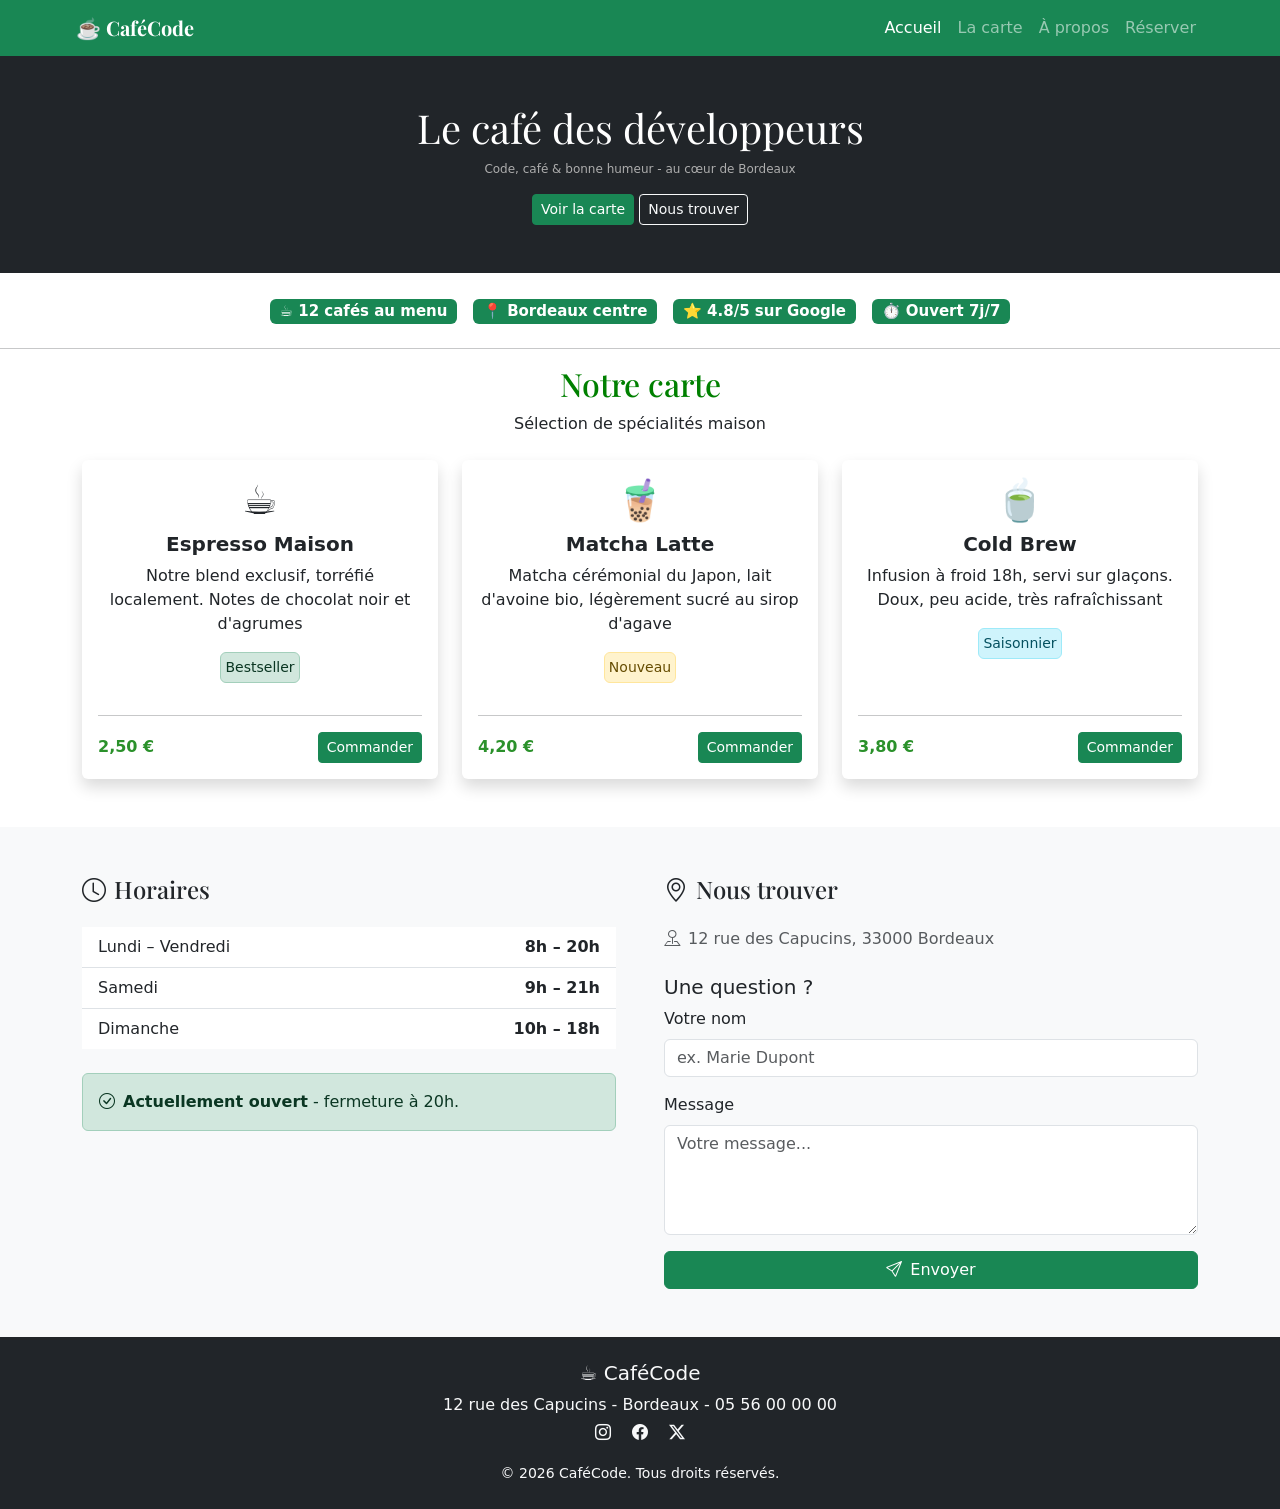
<file: index.html>
<!DOCTYPE html>
<html lang="fr">

<head>
  <meta charset="UTF-8">
  <meta name="viewport" content="width=device-width, initial-scale=1.0">
  <title>CaféCode</title>
  <link rel="preconnect" href="https://fonts.googleapis.com">
  <link rel="preconnect" href="https://fonts.gstatic.com" crossorigin>
  <link href="https://fonts.googleapis.com/css2?family=Playfair+Display:ital,wght@0,400..900;1,400..900&display=swap"
    rel="stylesheet">
  <link href="https://cdn.jsdelivr.net/npm/bootstrap@5.3.3/dist/css/bootstrap.min.css" rel="stylesheet">
  <link rel="stylesheet" href="https://cdn.jsdelivr.net/npm/bootstrap-icons@1.11.3/font/bootstrap-icons.min.css">
  <link href="style.css" rel="stylesheet">

  <script src="https://cdn.jsdelivr.net/npm/bootstrap@5.3.3/dist/js/bootstrap.bundle.min.js"></script>
  <script src="theme.js"></script>
</head>

<body>
  <!-- Barre de navigation -->
  <nav class="navbar navbar-expand-sm bg-success navbar-dark" style="padding-left: 5%; padding-right: 5%;">
    <div class="container-fluid">
      <a class="navbar-brand" href="index.html" style="font-family: 'Playfair Display'"><b>☕️ CaféCode</b></a>
      <button class="navbar-toggler" type="button" data-bs-toggle="collapse" data-bs-target="#navbarNav"
        aria-controls="navbarNav" aria-expanded="false" aria-label="Toggle navigation">
        <span class="navbar-toggler-icon"></span>
      </button>
      <div class="collapse navbar-collapse" id="navbarNav">
        <ul class="navbar-nav ms-auto">
          <li class="nav-item">
            <a class="nav-link active" href="index.html">Accueil</a>
          </li>
          <li class="nav-item">
            <a class="nav-link" href="la_carte.html">La carte</a>
          </li>
          <li class="nav-item">
            <a class="nav-link" href="a_propos.html">À propos</a>
          </li>
          <li class="nav-item">
            <a class="nav-link" href="reserver.html">Réserver</a>
          </li>
        </ul>
      </div>
    </div>
  </nav>

  <!-- Hero -->
  <div class="container-fluid bg-dark text-white p-5">
    <h1 class="text-center" style="font-family: 'Playfair Display'; font-weight: normal;">Le café des développeurs</h1>
    <p class="text-center" style="font-size: 75%; color: rgb(173, 173, 173);">Code, café &amp; bonne humeur - au cœur de Bordeaux</p>
    <div class="text-center">
      <a href="la_carte.html" class="btn btn-success btn-sm">Voir la carte</a>
      <a href="reserver.html" class="btn btn-sm btn-outline-light">Nous trouver</a>
    </div>
  </div>

  <!-- Badges -->
  <div class="d-flex flex-wrap gap-3 justify-content-center px-3 pt-4">
    <h5><span class="badge bg-success">☕ 12 cafés au menu</span></h5>
    <h5><span class="badge bg-success">📍 Bordeaux centre</span></h5>
    <h5><span class="badge bg-success">⭐ 4.8/5 sur Google</span></h5>
    <h5><span class="badge bg-success">⏱️ Ouvert 7j/7</span></h5>
  </div>
  <hr />

  <!-- Notre carte -->
  <div class="container pb-5">
    <div class="text-center mb-4">
      <h2 style="font-family: 'Playfair Display'; color: green">Notre carte</h2>
      <p>Sélection de spécialités maison</p>
    </div>
    <div class="row g-4 justify-content-center">

      <!-- Card 1 -->
      <div class="col-12 col-md-6 col-lg-4">
        <div class="card h-100 border-0 shadow">
          <div class="card-body d-flex flex-column">
            <div class="text-center">
              <h1 class="card-title">☕</h1>
              <h5><strong>Espresso Maison</strong></h5>
              <p class="card-text">Notre blend exclusif, torréfié localement. Notes de chocolat noir et d'agrumes</p>
              <div class="alert alert-success p-1 small d-inline-block">Bestseller</div>
            </div>
            <div class="mt-auto">
              <hr />
              <div class="d-flex justify-content-between align-items-center">
                <div style="color: #2b912b;"><strong>2,50 €</strong></div>
                <a href="la_carte.html" class="btn btn-success btn-sm">Commander</a>
              </div>
            </div>
          </div>
        </div>
      </div>

      <!-- Card 2 -->
      <div class="col-12 col-md-6 col-lg-4">
        <div class="card h-100 border-0 shadow">
          <div class="card-body d-flex flex-column">
            <div class="text-center">
              <h1 class="card-title">🧋</h1>
              <h5><strong>Matcha Latte</strong></h5>
              <p class="card-text">Matcha cérémonial du Japon, lait d'avoine bio, légèrement sucré au sirop d'agave</p>
              <div class="alert alert-warning p-1 small d-inline-block">Nouveau</div>
            </div>
            <div class="mt-auto">
              <hr />
              <div class="d-flex justify-content-between align-items-center">
                <div style="color: #2b912b;"><strong>4,20 €</strong></div>
                <a href="la_carte.html" class="btn btn-success btn-sm">Commander</a>
              </div>
            </div>
          </div>
        </div>
      </div>

      <!-- Card 3 -->
      <div class="col-12 col-md-6 col-lg-4">
        <div class="card h-100 border-0 shadow">
          <div class="card-body d-flex flex-column">
            <div class="text-center">
              <h1 class="card-title">🍵</h1>
              <h5><strong>Cold Brew</strong></h5>
              <p class="card-text">Infusion à froid 18h, servi sur glaçons. Doux, peu acide, très rafraîchissant</p>
              <div class="alert alert-info p-1 small d-inline-block">Saisonnier</div>
            </div>
            <div class="mt-auto">
              <hr />
              <div class="d-flex justify-content-between align-items-center">
                <div style="color: #2b912b;"><strong>3,80 €</strong></div>
                <a href="la_carte.html" class="btn btn-success btn-sm">Commander</a>
              </div>
            </div>
          </div>
        </div>
      </div>

    </div>
  </div>

  <!-- Horaires & Contact -->
  <section class="py-5 bg-light">
    <div class="container">
      <div class="row g-5">

        <!-- Horaires -->
        <div class="col-md-6">
          <h4 class="mb-4" style="font-family: 'Playfair Display';">
            <i class="bi bi-clock me-2"></i>Horaires
          </h4>

          <ul class="list-group list-group-flush">
            <li class="list-group-item d-flex justify-content-between">
              <span>Lundi – Vendredi</span>
              <strong>8h – 20h</strong>
            </li>
            <li class="list-group-item d-flex justify-content-between">
              <span>Samedi</span>
              <strong>9h – 21h</strong>
            </li>
            <li class="list-group-item d-flex justify-content-between">
              <span>Dimanche</span>
              <strong>10h – 18h</strong>
            </li>
          </ul>

          <div class="alert alert-success mt-4 d-flex align-items-center">
            <i class="bi bi-check-circle me-2"></i>
            <div>
              <strong>Actuellement ouvert</strong> - fermeture à 20h.
            </div>
          </div>
        </div>

        <!-- Nous trouver -->
        <div class="col-md-6">
          <h4 class="mb-4" style="font-family: 'Playfair Display';">
            <i class="bi bi-geo-alt me-2"></i>Nous trouver
          </h4>

          <p class="text-muted"><i class="bi bi-pin-map me-2"></i>12 rue des Capucins, 33000 Bordeaux</p>

          <h5 class="mt-4">Une question ?</h5>

          <form>
            <div class="mb-3">
              <label class="form-label">Votre nom</label>
              <input type="text" class="form-control" placeholder="ex. Marie Dupont">
            </div>

            <div class="mb-3">
              <label class="form-label">Message</label>
              <textarea class="form-control" rows="4" placeholder="Votre message..."></textarea>
            </div>

            <button type="submit" class="btn btn-success w-100">
              <i class="bi bi-send me-2"></i>Envoyer
            </button>
          </form>
        </div>

      </div>
    </div>
  </section>

  <!-- FOOTER -->
  <footer class="bg-dark text-light py-4">
    <div class="container text-center">
      <h5 class="mb-2">☕️ CaféCode</h5>
      <p class="mb-1">
        12 rue des Capucins - Bordeaux - 05 56 00 00 00
      </p>

      <div class="mb-3">
        <a href="#" class="text-light me-3" aria-label="Instagram"><i class="bi bi-instagram"></i></a>
        <a href="#" class="text-light me-3" aria-label="Facebook"><i class="bi bi-facebook"></i></a>
        <a href="#" class="text-light" aria-label="X"><i class="bi bi-twitter-x"></i></a>
      </div>

      <small>© 2026 CaféCode. Tous droits réservés.</small>
    </div>
  </footer>

</body>

</html>
</file>
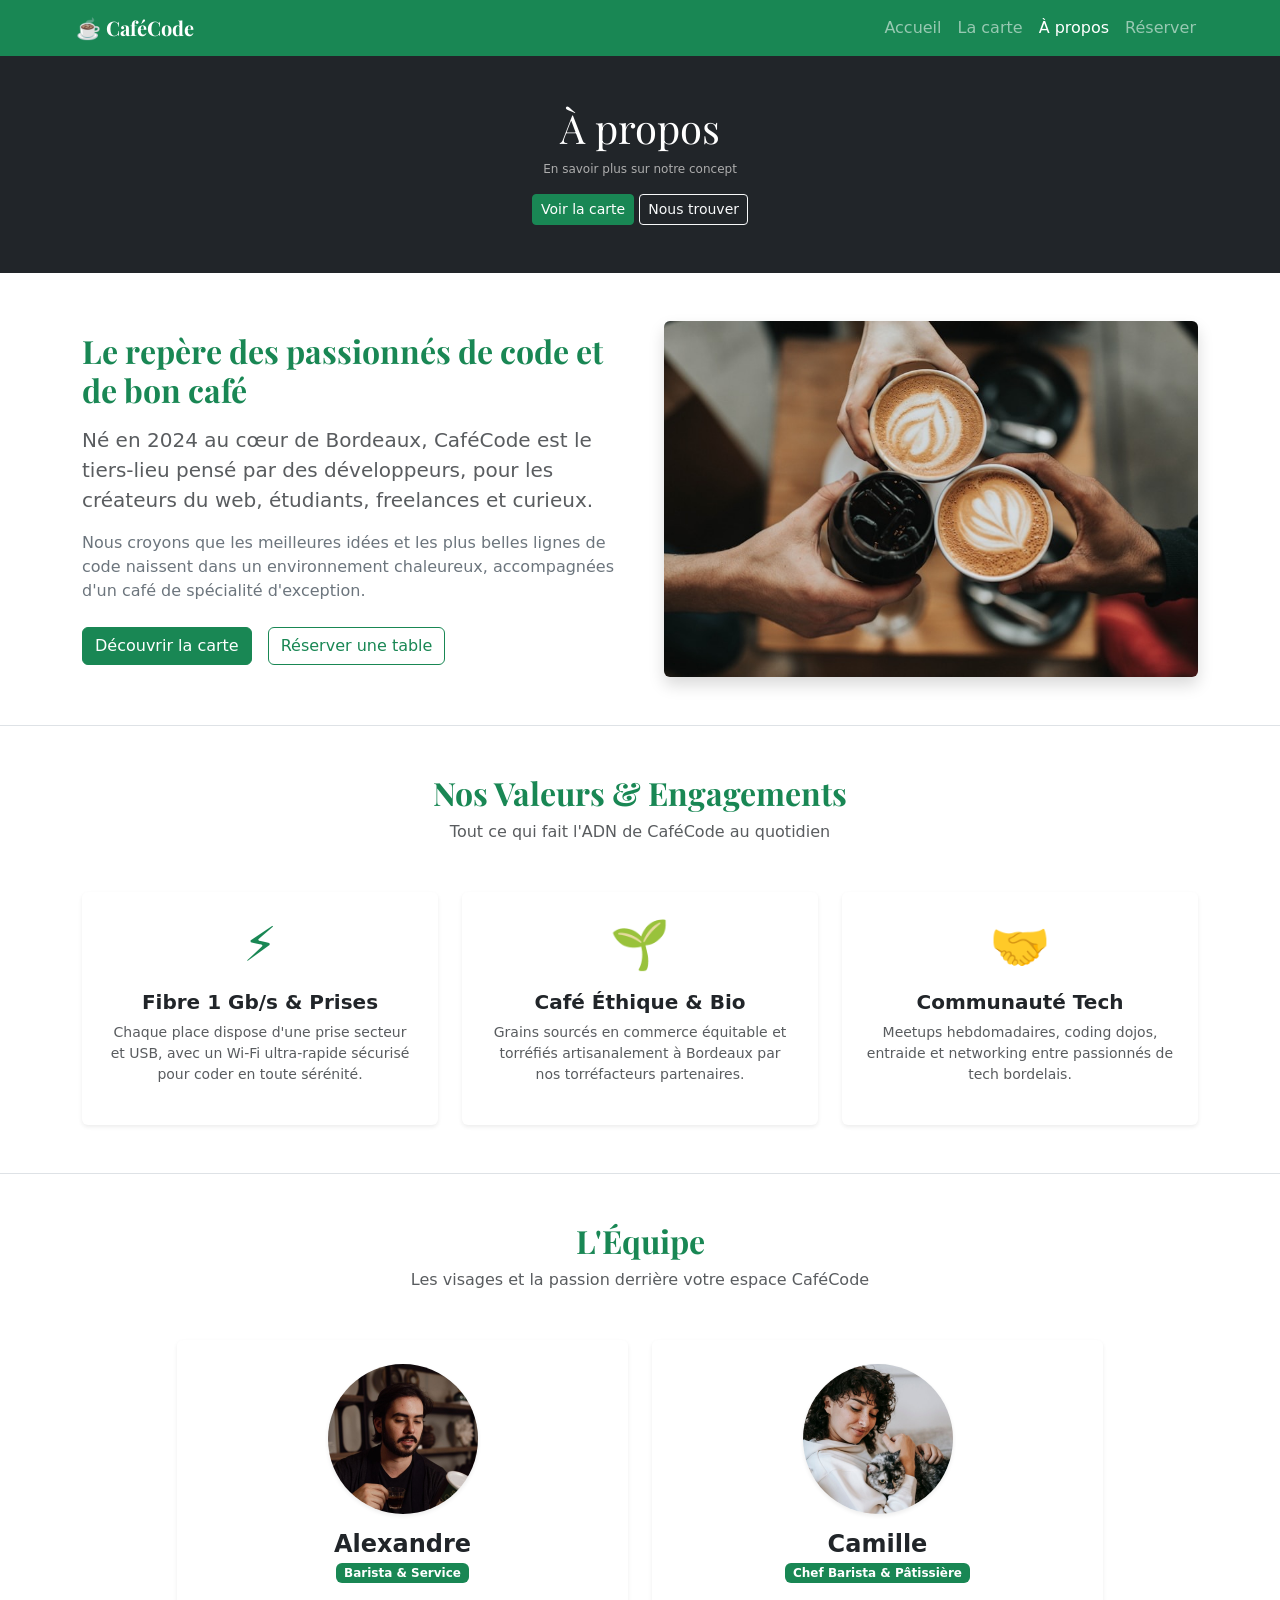
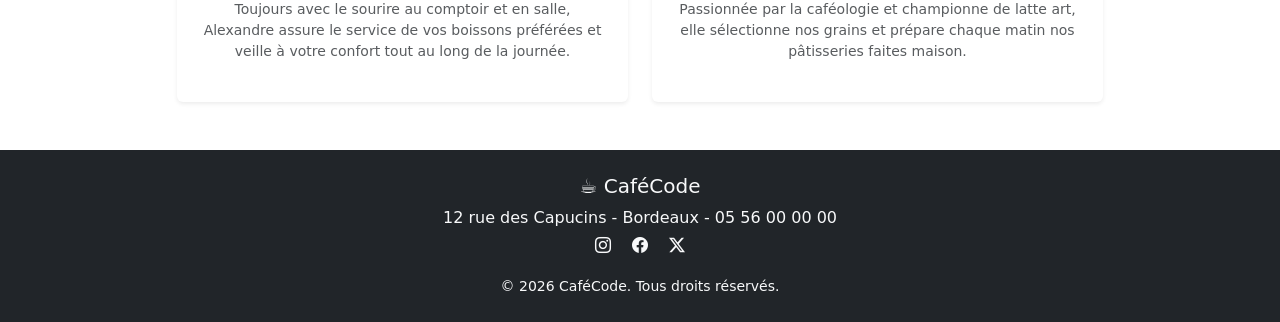
<file: a_propos.html>
<!DOCTYPE html>
<html lang="fr">

<head>
  <meta charset="UTF-8">
  <meta name="viewport" content="width=device-width, initial-scale=1.0">
  <title>À propos - CaféCode</title>
  <link rel="preconnect" href="https://fonts.googleapis.com">
  <link rel="preconnect" href="https://fonts.gstatic.com" crossorigin>
  <link href="https://fonts.googleapis.com/css2?family=Playfair+Display:ital,wght@0,400..900;1,400..900&display=swap"
    rel="stylesheet">
  <link href="https://cdn.jsdelivr.net/npm/bootstrap@5.3.3/dist/css/bootstrap.min.css" rel="stylesheet">
  <link rel="stylesheet" href="https://cdn.jsdelivr.net/npm/bootstrap-icons@1.11.3/font/bootstrap-icons.min.css">
  <link href="style.css" rel="stylesheet">

  <script src="https://cdn.jsdelivr.net/npm/bootstrap@5.3.3/dist/js/bootstrap.bundle.min.js"></script>
  <script src="theme.js"></script>
</head>

<body>
  <!-- Barre de navigation -->
  <nav class="navbar navbar-expand-sm bg-success navbar-dark" style="padding-left: 5%; padding-right: 5%;">
    <!-- fixed-top : pour le fixer sur toute la page, mais dans ce cas, pas besoin -->
    <div class="container-fluid"> <!-- Liste des éléments du header -->
      <span class="navbar-brand" style="font-family: 'Playfair Display'"><b>☕️ CaféCode</b>
      </span>
      <button class="navbar-toggler" type="button" data-bs-toggle="collapse" data-bs-target="#navbarNav"
        aria-controls="navbarNav" aria-expanded="false" aria-label="Toggle navigation">
        <span class="navbar-toggler-icon"></span>
      </button>
      <div class="collapse navbar-collapse" id="navbarNav">
        <ul class="navbar-nav ms-auto"> <!-- Liste d'élément, ms-auto permet d'aligner a droite -->
          <li class="nav-item">
            <a class="nav-link" href="index.html">Accueil</a>
          </li>
          <li class="nav-item">
            <a class="nav-link" href="la_carte.html">La carte</a>
          </li>
          <li class="nav-item">
            <a class="nav-link active" href="a_propos.html">À propos</a>
          </li>
          <li class="nav-item">
            <a class="nav-link" href="reserver.html">Réserver</a>
          </li>
        </ul>
      </div>
    </div>
  </nav>



  <div class="container-fluid bg-dark text-white p-5"> <!-- div du truc noir -->
    <h1 class="text-center" style="font-family: 'Playfair Display'; font-weight: normal;">À propos</h1>
    <p class="text-center" style="font-size: 75%; color: rgb(173, 173, 173);">En savoir plus sur notre concept
    </p>
    <div class="text-center">
      <a href="la_carte.html" class="btn btn-success btn-sm">Voir la carte</a>
      <a href="reserver.html" class="btn btn-sm btn-outline-light">Nous trouver</a>
    </div>
  </div>



  <!-- Section Histoire & Concept -->
  <div class="container py-5">
    <div class="row align-items-center g-5">
      <div class="col-lg-6">
        <h2 style="font-family: 'Playfair Display'; color: #198754;" class="mb-3"><b>Le repère des passionnés de code et de bon café</b></h2>
        <p class="lead text-muted">
          Né en 2024 au cœur de Bordeaux, CaféCode est le tiers-lieu pensé par des développeurs, pour les créateurs du web, étudiants, freelances et curieux.
        </p>
        <p class="text-secondary">
          Nous croyons que les meilleures idées et les plus belles lignes de code naissent dans un environnement chaleureux, accompagnées d'un café de spécialité d'exception.
        </p>
        <div class="d-flex gap-3 mt-4">
          <a href="la_carte.html" class="btn btn-success">Découvrir la carte</a>
          <a href="reserver.html" class="btn btn-outline-success">Réserver une table</a>
        </div>
      </div>
      <div class="col-lg-6 text-center">
        <img src="images/cafe_ambiance.jpg"
          class="img-fluid rounded shadow" alt="Ambiance CaféCode">
      </div>
    </div>
  </div>

  <!-- Section Valeurs / Atouts -->
  <section class="py-5 bg-white border-top border-bottom">
    <div class="container">
      <div class="text-center mb-5">
        <h2 style="font-family: 'Playfair Display'; color: #198754;"><b>Nos Valeurs & Engagements</b></h2>
        <p class="text-muted">Tout ce qui fait l'ADN de CaféCode au quotidien</p>
      </div>
      <div class="row g-4 text-center">
        <div class="col-md-4">
          <div class="card h-100 border-0 shadow-sm p-4">
            <div class="display-5 text-success mb-3">⚡️</div>
            <h5><strong>Fibre 1 Gb/s & Prises</strong></h5>
            <p class="text-muted small">Chaque place dispose d'une prise secteur et USB, avec un Wi-Fi ultra-rapide sécurisé pour coder en toute sérénité.</p>
          </div>
        </div>
        <div class="col-md-4">
          <div class="card h-100 border-0 shadow-sm p-4">
            <div class="display-5 text-success mb-3">🌱</div>
            <h5><strong>Café Éthique & Bio</strong></h5>
            <p class="text-muted small">Grains sourcés en commerce équitable et torréfiés artisanalement à Bordeaux par nos torréfacteurs partenaires.</p>
          </div>
        </div>
        <div class="col-md-4">
          <div class="card h-100 border-0 shadow-sm p-4">
            <div class="display-5 text-success mb-3">🤝</div>
            <h5><strong>Communauté Tech</strong></h5>
            <p class="text-muted small">Meetups hebdomadaires, coding dojos, entraide et networking entre passionnés de tech bordelais.</p>
          </div>
        </div>
      </div>
    </div>
  </section>

  <!-- Section L'Équipe -->
  <div class="container py-5">
    <div class="text-center mb-5">
      <h2 style="font-family: 'Playfair Display'; color: #198754;"><b>L'Équipe</b></h2>
      <p class="text-muted">Les visages et la passion derrière votre espace CaféCode</p>
    </div>
    <div class="row g-4 justify-content-center">
      <div class="col-md-5 text-center">
        <div class="card border-0 shadow-sm p-4 h-100">
          <img src="images/alexandre.jpg" alt="Alexandre - Barista" class="rounded-circle mx-auto mb-3 shadow-sm" style="width: 150px; height: 150px; object-fit: cover;">
          <h4 class="mb-1"><strong>Alexandre</strong></h4>
          <span class="badge bg-success w-auto align-self-center mb-3">Barista & Service</span>
          <p class="text-muted small">
            Toujours avec le sourire au comptoir et en salle, Alexandre assure le service de vos boissons préférées et veille à votre confort tout au long de la journée.
          </p>
        </div>
      </div>
      <div class="col-md-5 text-center">
        <div class="card border-0 shadow-sm p-4 h-100">
          <img src="images/camille.jpg" alt="Camille - Chef Barista" class="rounded-circle mx-auto mb-3 shadow-sm" style="width: 150px; height: 150px; object-fit: cover;">
          <h4 class="mb-1"><strong>Camille</strong></h4>
          <span class="badge bg-success w-auto align-self-center mb-3">Chef Barista & Pâtissière</span>
          <p class="text-muted small">
            Passionnée par la caféologie et championne de latte art, elle sélectionne nos grains et prépare chaque matin nos pâtisseries faites maison.
          </p>
        </div>
      </div>
    </div>
  </div>


  <!-- FOOTER -->
  <footer class="bg-dark text-light py-4">
    <div class="container text-center">
      <h5 class="mb-2">☕️ CaféCode</h5>
      <p class="mb-1">
        12 rue des Capucins - Bordeaux - 05 56 00 00 00
      </p>

      <div class="mb-3">
        <a href="#" class="text-light me-3"><i class="bi bi-instagram"></i></a>
        <a href="#" class="text-light me-3"><i class="bi bi-facebook"></i></a>
        <a href="#" class="text-light"><i class="bi bi-twitter-x"></i></a>
      </div>

      <small>© 2026 CaféCode. Tous droits réservés.</small>
    </div>
  </footer>

  <!-- Liste des émoticones : -->
  <link rel="stylesheet" href="https://cdn.jsdelivr.net/npm/bootstrap-icons@1.11.1/font/bootstrap-icons.css">

</body>

</html>
</file>
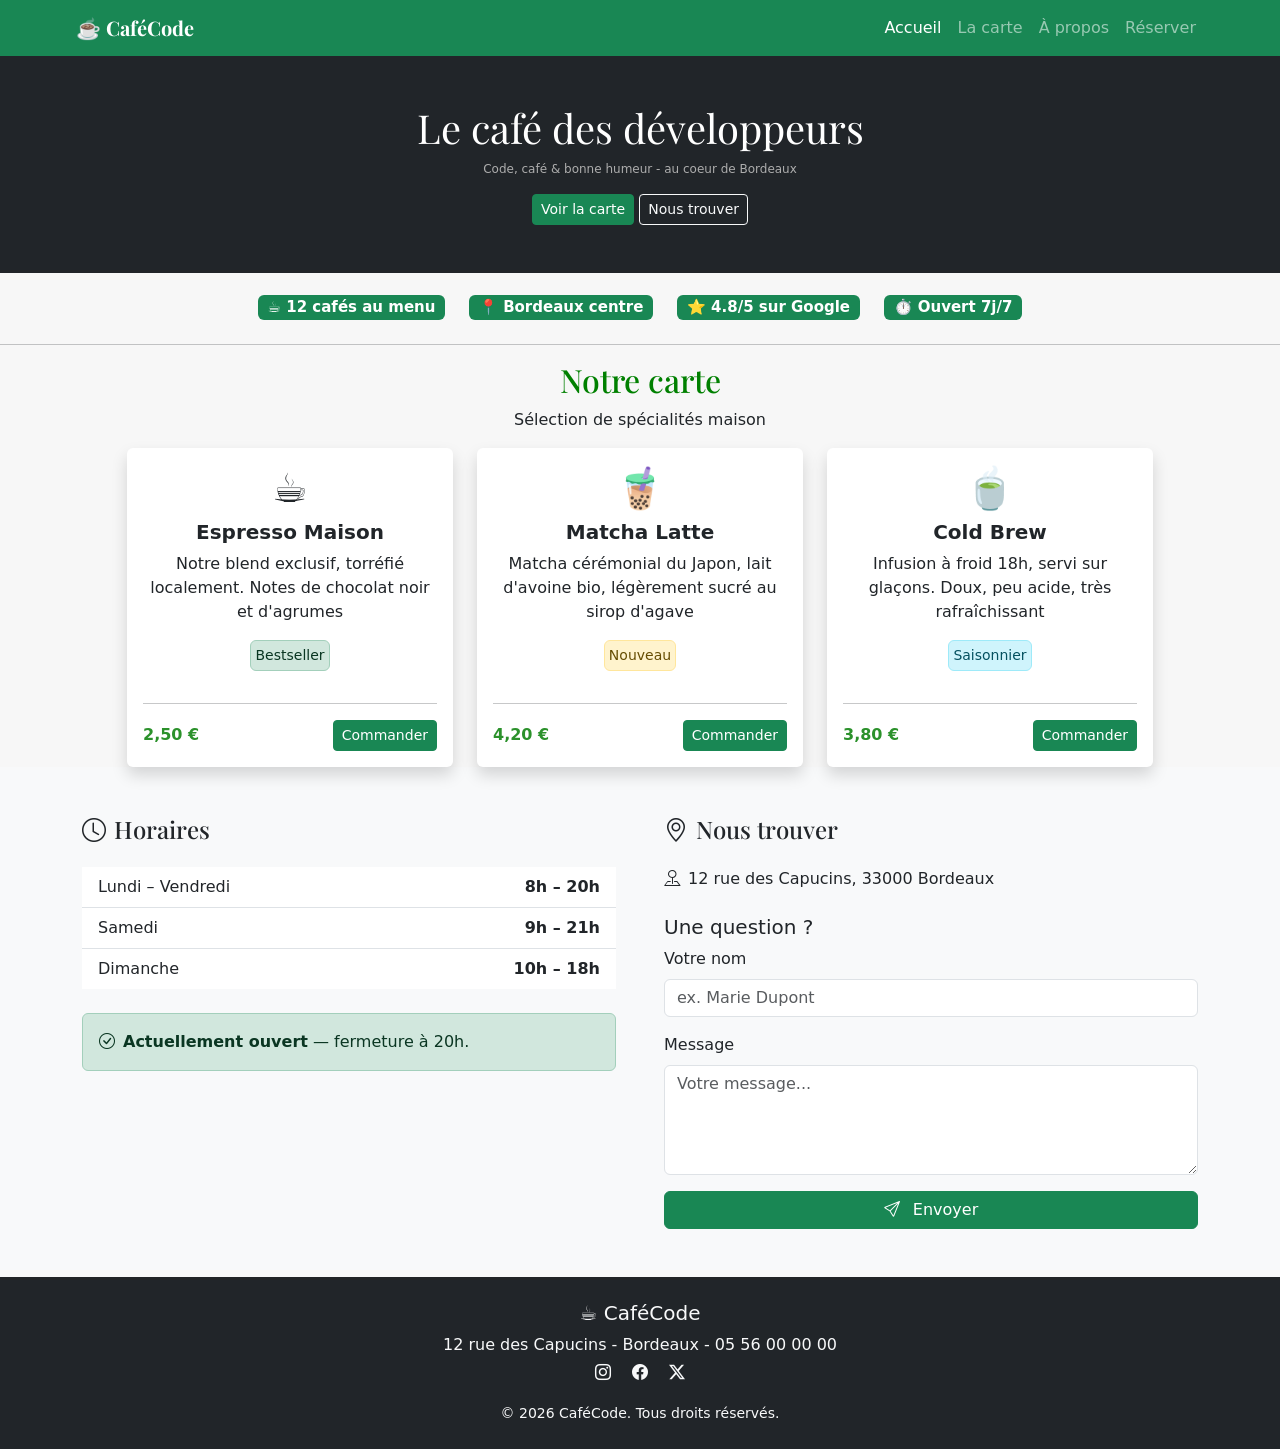
<file: cafecode.html>
<!DOCTYPE html>
<html lang="en">

<head>
  <meta charset="UTF-8">
  <meta name="viewport" content="width=device-width, initial-scale=1.0">
  <title>CafeCode</title>
  <link rel="preconnect" href="https://fonts.googleapis.com">
  <link rel="preconnect" href="https://fonts.gstatic.com" crossorigin>
  <link href="https://fonts.googleapis.com/css2?family=Playfair+Display:ital,wght@0,400..900;1,400..900&display=swap"
    rel="stylesheet">
  <link href="https://cdn.jsdelivr.net/npm/bootstrap@5.3.3/dist/css/bootstrap.min.css" rel="stylesheet">
  <link href="style.css" rel="stylesheet">

  <script src="https://cdn.jsdelivr.net/npm/bootstrap@5.3.3/dist/js/bootstrap.bundle.min.js"></script>
</head>

<body style="background-color: rgb(247, 247, 247);">
    <!-- Barre de navigation -->
    <nav class="navbar navbar-expand-sm bg-success navbar-dark" style="padding-left: 5%; padding-right: 5%;">
        <!-- fixed-top : pour le fixer sur toute la page, mais dans ce cas, pas besoin -->
        <div class="container-fluid"> <!-- Liste des éléments du header -->
            <span class="navbar-brand" style="font-family: 'Playfair Display'"><b>☕️ CaféCode</b>
            </span>
            <button class="navbar-toggler" type="button" data-bs-toggle="collapse" data-bs-target="#navbarNav"
                aria-controls="navbarNav" aria-expanded="false" aria-label="Toggle navigation">
                <span class="navbar-toggler-icon"></span>
            </button>
            <div class="collapse navbar-collapse" id="navbarNav">
                <ul class="navbar-nav ms-auto"> <!-- Liste d'élément, ms-auto permet d'aligner a droite -->
                    <li class="nav-item">
                        <a class="nav-link active" href="cafecode.html">Accueil</a>
                    </li>
                    <li class="nav-item">
                        <a class="nav-link" href="la_carte.html">La carte</a>
                    </li>
                    <li class="nav-item">
                        <a class="nav-link" href="#">À propos</a>
                    </li>
                    <li class="nav-item">
                        <a class="nav-link " href="reserver.html">Réserver</a>
                    </li>
                </ul>
            </div>
        </div>
    </nav>


  <div class="container-fluid bg-dark text-white p-5"> <!-- div du truc noir -->
    <h1 class="text-center" style="font-family: 'Playfair Display'; font-weight: normal;">Le café des développeurs</h1>
    <p class="text-center" style="font-size: 75%; color: rgb(173, 173, 173);">Code, café & bonne humeur - au coeur de
      Bordeaux</p>
    <div class="text-center">
      <a href="la_carte.html" class="btn btn-success btn-sm">Voir la carte</a>
      <a href="reserver.html" class="btn btn-sm btn-outline-light">Nous trouver</a>
    </div>
  </div>

  <div class="d-flex gap-4 justify-content-center" style="padding-top: 20px">
    <h5><span class="badge bg-success">☕ 12 cafés au menu</span></h5>
    <h5><span class="badge bg-success">📍 Bordeaux centre</span></h5>
    <h5><span class="badge bg-success">⭐ 4.8/5 sur Google</span></h5>
    <h5><span class="badge bg-success">⏱️ Ouvert 7j/7</span></h5>
  </div>
  <hr />

  <div class="container">
    <div class="text-center">
      <h2 style="font-family: 'Playfair Display'; color: green">Notre carte</h2>
      <p>Sélection de spécialités maison</p>
    </div>
    <div class="row justify-content-md-center">

      <!-- Card 1 -->
      <div class="col-md-4" style="width: 350px;">
        <div class="card h-100 border-0 shadow">
          <div class="card-body">
            <div class="text-center">
              <h1 class="card-title">☕</h1>
              <h5><strong>Espresso Maison</strong></h5>
              <p class="card-text">Notre blend exclusif, torréfié localement. Notes de chocolat noir et d'agrumes</p>
              <div class="alert alert-success p-1 small d-inline-block">Bestseller</div>
            </div>
            <hr />
            <div class="d-flex justify-content-between align-items-center mt-3">
              <div style="color: #2b912b;"><strong>2,50 €</strong></div>
              <a href="#" class="btn btn-success btn-sm">Commander</a>
            </div>
          </div>
        </div>
      </div>

      <!-- Card 2 -->
      <div class="col-md-4" style="width: 350px;">
        <div class="card h-100 border-0 shadow">
          <div class="card-body">
            <div class="text-center">
              <h1 class="card-title">🧋</h1>
              <h5><strong>Matcha Latte</strong></h5>
              <p class="card-text">Matcha cérémonial du Japon, lait d'avoine bio, légèrement sucré au sirop d'agave</p>
              <div class="alert alert-warning p-1 small d-inline-block">Nouveau</div>
            </div>
            <hr />
            <div class="d-flex justify-content-between align-items-center mt-3">
              <div style="color: #2b912b;"><strong>4,20 €</strong></div>
              <a href="#" class="btn btn-success btn-sm">Commander</a>
            </div>
          </div>
        </div>
      </div>

      <!-- Card 3 -->
      <div class="col-md-4" style="width: 350px;">
        <div class="card h-100 border-0 shadow">
          <div class="card-body">
            <div class="text-center">
              <h1 class="card-title">🍵</h1>
              <h5><strong>Cold Brew</strong></h5>
              <p class="card-text">Infusion à froid 18h, servi sur glaçons. Doux, peu acide, très rafraîchissant</p>
              <div class="alert alert-info p-1 small d-inline-block">Saisonnier</div>
            </div>
            <hr />
            <div class="d-flex justify-content-between align-items-center mt-3">
              <div style="color: #2b912b;"><strong>3,80 €</strong></div>
              <a href="#" class="btn btn-success btn-sm">Commander</a>
            </div>
          </div>
        </div>
      </div>
    </div>
  </div>

  <section class="py-5 bg-light">
    <div class="container">
      <div class="row g-5">

        <!-- Horaires -->
        <div class="col-md-6">
          <h4 class="mb-4">
            <p style="font-family: 'Playfair Display'"><i class="bi bi-clock me-2"></i></i>Horaires</p>

          </h4>

          <ul class="list-group list-group-flush">
            <li class="list-group-item d-flex justify-content-between">
              <span>Lundi – Vendredi</span>
              <strong>8h – 20h</strong>
            </li>
            <li class="list-group-item d-flex justify-content-between">
              <span>Samedi</span>
              <strong>9h – 21h</strong>
            </li>
            <li class="list-group-item d-flex justify-content-between">
              <span>Dimanche</span>
              <strong>10h – 18h</strong>
            </li>
          </ul>

          <div class="alert alert-success mt-4 d-flex align-items-center">
            <i class="bi bi-check-circle me-2"></i>
            <div>
              <strong>Actuellement ouvert</strong> — fermeture à 20h.
            </div>
          </div>
        </div>

        <!-- Nous trouver -->
        <div class="col-md-6">
          <h4 class="mb-4">
            <p style="font-family: 'Playfair Display'"><i class="bi bi-geo-alt me-2 "></i>Nous trouver</p>
          </h4>

          <p style="color: grey;"></p><i class="bi bi-pin-map me-2"></i></i>12 rue des Capucins, 33000 Bordeaux</p>

          <h5 class="mt-4">Une question ?</h5>

          <form>
            <div class="mb-3">
              <label class="form-label">Votre nom</label>
              <input type="text" class="form-control" placeholder="ex. Marie Dupont">
            </div>

            <div class="mb-3">
              <label class="form-label">Message</label>
              <textarea class="form-control" rows="4" placeholder="Votre message..."></textarea>
            </div>

            <button type="submit" class="btn btn-success w-100">
              <i class="bi bi-send me-2"></i>
              Envoyer
            </button>
          </form>
        </div>

      </div>
    </div>
  </section>
  </div>
  <!-- FOOTER -->
  <footer class="bg-dark text-light py-4">
    <div class="container text-center">
      <h5 class="mb-2">☕️ CaféCode</h5>
      <p class="mb-1">
        12 rue des Capucins - Bordeaux - 05 56 00 00 00
      </p>

      <div class="mb-3">
        <a href="#" class="text-light me-3"><i class="bi bi-instagram"></i></a>
        <a href="#" class="text-light me-3"><i class="bi bi-facebook"></i></a>
        <a href="#" class="text-light"><i class="bi bi-twitter-x"></i></a>
      </div>

      <small>© 2026 CaféCode. Tous droits réservés.</small>
    </div>
  </footer>

  <!-- Liste des émoticones : -->
  <link rel="stylesheet" href="https://cdn.jsdelivr.net/npm/bootstrap-icons@1.11.1/font/bootstrap-icons.css">

</body>

</html>
</file>
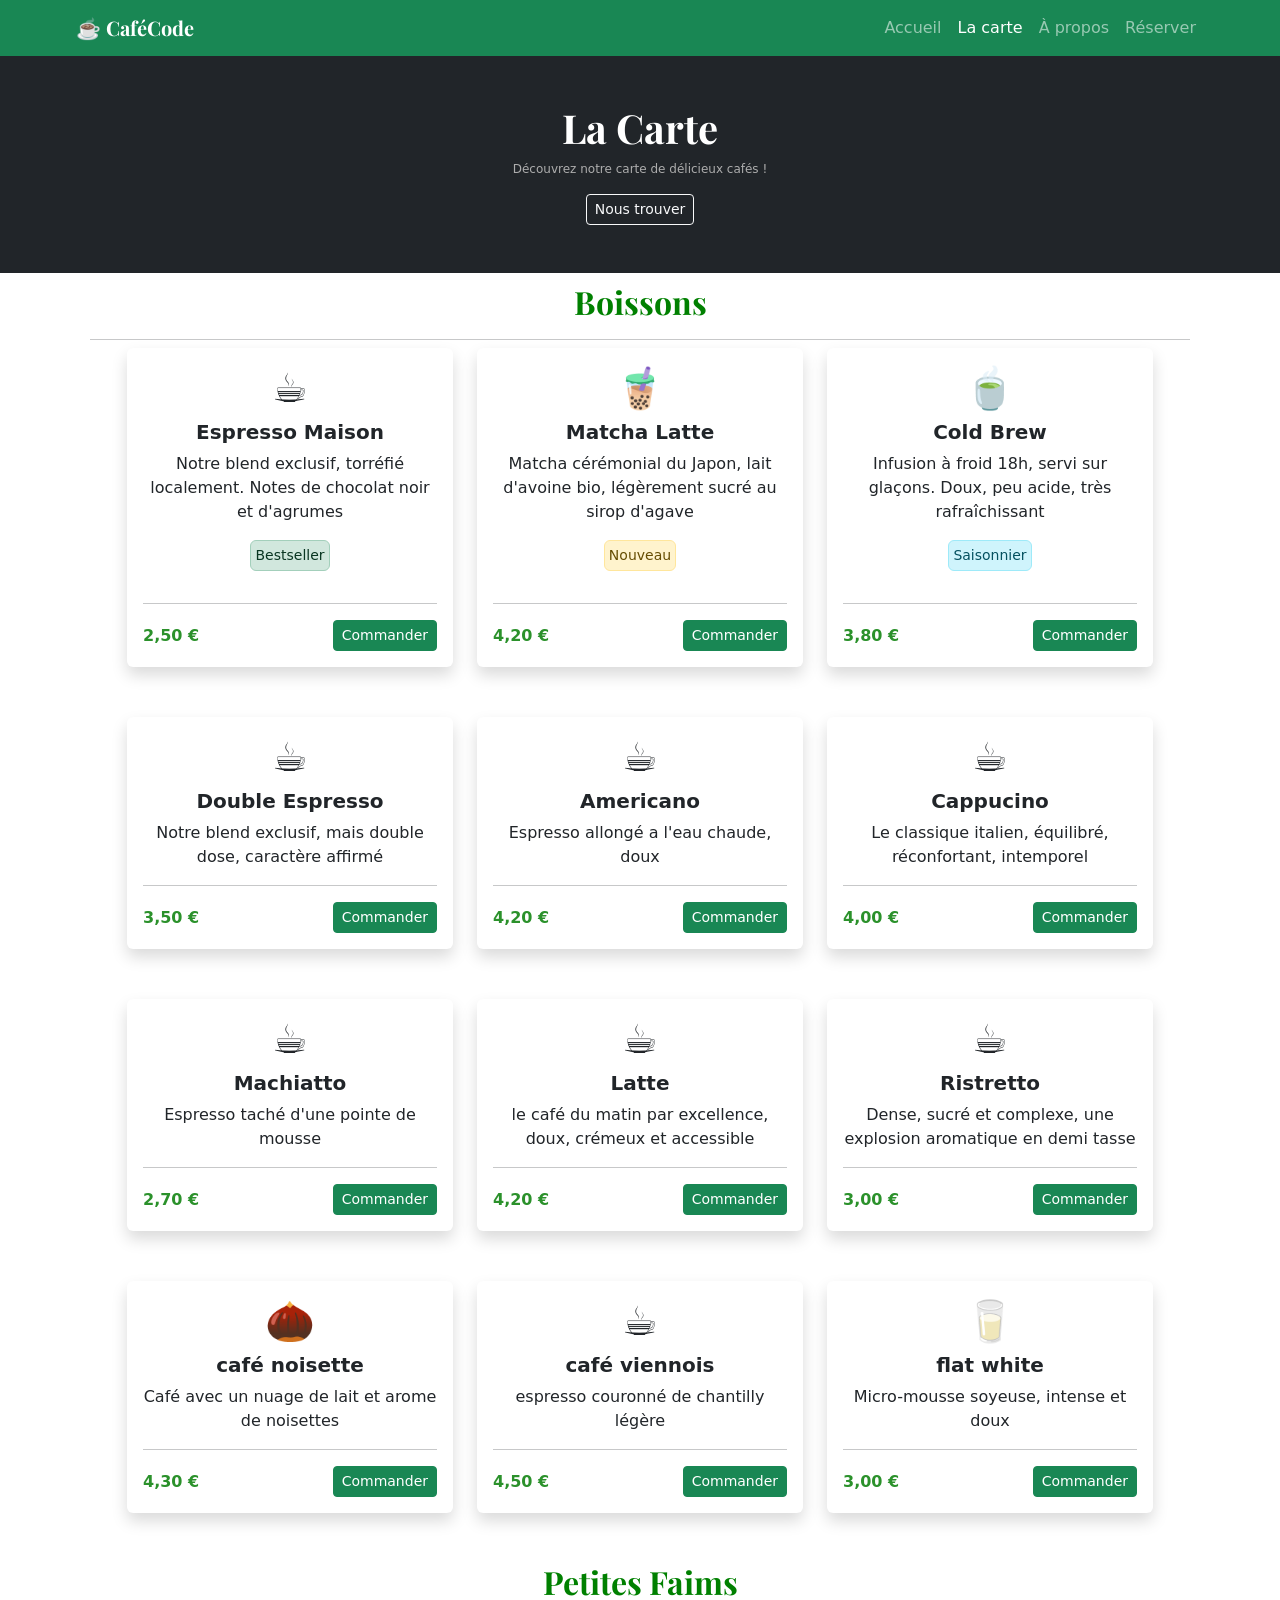
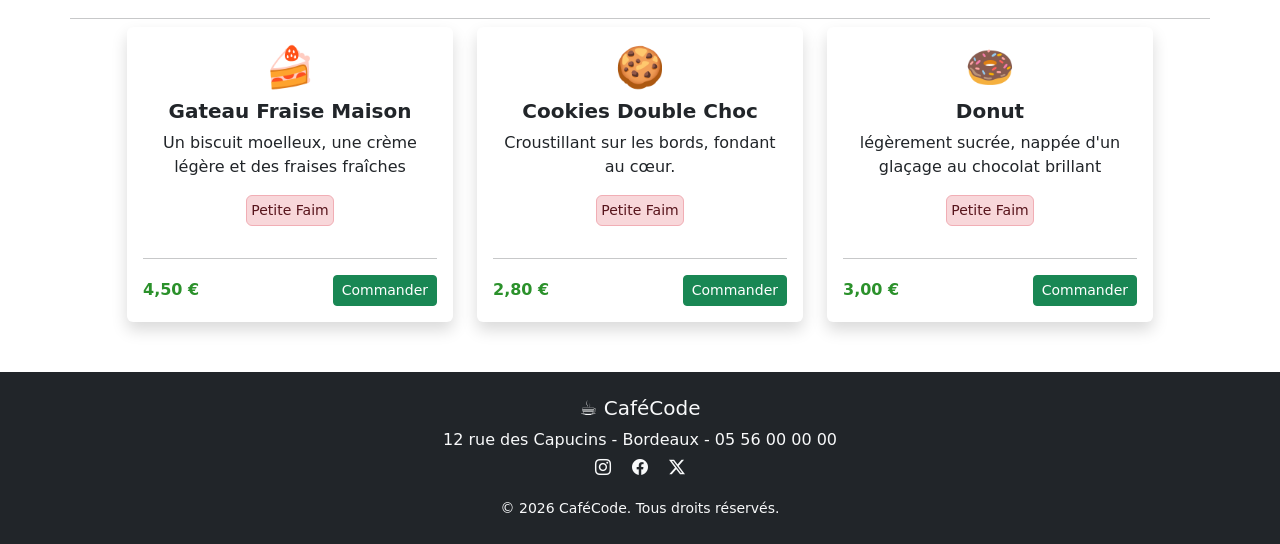
<file: la_carte.html>
<!DOCTYPE html>
<html lang="fr">

<head>
  <meta charset="UTF-8">
  <meta name="viewport" content="width=device-width, initial-scale=1.0">
  <title>La Carte - CaféCode</title>
  <link rel="preconnect" href="https://fonts.googleapis.com">
  <link rel="preconnect" href="https://fonts.gstatic.com" crossorigin>
  <link href="https://fonts.googleapis.com/css2?family=Playfair+Display:ital,wght@0,400..900;1,400..900&display=swap"
    rel="stylesheet">
  <link href="https://cdn.jsdelivr.net/npm/bootstrap@5.3.3/dist/css/bootstrap.min.css" rel="stylesheet">
  <link rel="stylesheet" href="https://cdn.jsdelivr.net/npm/bootstrap-icons@1.11.3/font/bootstrap-icons.min.css">
  <link href="style.css" rel="stylesheet">

  <script src="https://cdn.jsdelivr.net/npm/bootstrap@5.3.3/dist/js/bootstrap.bundle.min.js"></script>
  <script src="theme.js"></script>
</head>

<body>
  <nav class="navbar navbar-expand-sm bg-success navbar-dark" style="padding-left: 5%; padding-right: 5%;">
    <!-- fixed-top : pour le fixer sur toute la page, mais dans ce cas, pas besoin -->
    <div class="container-fluid"> <!-- Liste des éléments du header -->
      <span class="navbar-brand" style="font-family: 'Playfair Display'"><b>☕️ CaféCode</b>
      </span>
      <button class="navbar-toggler" type="button" data-bs-toggle="collapse" data-bs-target="#navbarNav"
        aria-controls="navbarNav" aria-expanded="false" aria-label="Toggle navigation">
        <span class="navbar-toggler-icon"></span>
      </button>
      <div class="collapse navbar-collapse" id="navbarNav">
        <ul class="navbar-nav ms-auto"> <!-- Liste d'élément, ms-auto permet d'aligner a droite -->
          <li class="nav-item">
            <a class="nav-link" href="index.html">Accueil</a>
          </li>
          <li class="nav-item">
            <a class="nav-link active" href="la_carte.html">La carte</a>
          </li>
          <li class="nav-item">
            <a class="nav-link" href="a_propos.html">À propos</a>
          </li>
          <li class="nav-item">
            <a class="nav-link" href="reserver.html">Réserver</a>
          </li>
        </ul>
      </div>
    </div>
  </nav>


  <div class="container-fluid bg-dark text-white p-5"> <!-- div du truc noir -->
    <h1 class="text-center" style="font-family: 'Playfair Display'; font-weight: normal; "><b>La Carte</b></h1>
    <p class="text-center" style="font-size: 75%; color: rgb(173, 173, 173);">Découvrez notre carte de délicieux
      cafés !</p>
    <div class="text-center">
      <a href="reserver.html" class="btn btn-sm btn-outline-light">Nous trouver</a>
    </div>
  </div>

  <div class="container">
    <div class="text-center">
      <h2 style="font-family: 'Playfair Display'; color: green; padding: 10px;"><b>Boissons</b></h2>
    </div>
    <hr class="w-650 m-2">
    <div class="row justify-content-md-center">

      <div class="col-md-4" style="width: 350px; padding-bottom: 50px;">
        <div class="card h-100 border-0 shadow">
          <div class="card-body d-flex flex-column">
            <div class="text-center">
              <h1 class="card-title">☕</h1>
              <h5><strong>Espresso Maison</strong></h5>
              <p class="card-text">Notre blend exclusif, torréfié localement. Notes de chocolat noir et d'agrumes</p>
              <div class="alert alert-success p-1 small d-inline-block">Bestseller</div>
            </div>
            <div class="mt-auto">
              <hr />
              <div class="d-flex justify-content-between align-items-center">
                <div style="color: #2b912b;"><strong>2,50 €</strong></div>
                <a href="#" class="btn btn-success btn-sm">Commander</a>
              </div>
            </div>
          </div>
        </div>
      </div>

      <div class="col-md-4" style="width: 350px; padding-bottom: 50px;">
        <div class="card h-100 border-0 shadow">
          <div class="card-body d-flex flex-column">
            <div class="text-center">
              <h1 class="card-title">🧋</h1>
              <h5><strong>Matcha Latte</strong></h5>
              <p class="card-text">Matcha cérémonial du Japon, lait d'avoine bio, légèrement sucré au sirop d'agave</p>
              <div class="alert alert-warning p-1 small d-inline-block">Nouveau</div>
            </div>
            <div class="mt-auto">
              <hr />
              <div class="d-flex justify-content-between align-items-center">
                <div style="color: #2b912b;"><strong>4,20 €</strong></div>
                <a href="#" class="btn btn-success btn-sm">Commander</a>
              </div>
            </div>
          </div>
        </div>
      </div>

      <div class="col-md-4" style="width: 350px; padding-bottom: 50px;">
        <div class="card h-100 border-0 shadow">
          <div class="card-body d-flex flex-column">
            <div class="text-center">
              <h1 class="card-title">🍵</h1>
              <h5><strong>Cold Brew</strong></h5>
              <p class="card-text">Infusion à froid 18h, servi sur glaçons. Doux, peu acide, très rafraîchissant</p>
              <div class="alert alert-info p-1 small d-inline-block">Saisonnier</div>
            </div>
            <div class="mt-auto">
              <hr />
              <div class="d-flex justify-content-between align-items-center">
                <div style="color: #2b912b;"><strong>3,80 €</strong></div>
                <a href="#" class="btn btn-success btn-sm">Commander</a>
              </div>
            </div>
          </div>
        </div>
      </div>

      <div class="col-md-4" style="width: 350px; padding-bottom: 50px;">
        <div class="card h-100 border-0 shadow">
          <div class="card-body d-flex flex-column">
            <div class="text-center">
              <h1 class="card-title">☕</h1>
              <h5><strong>Double Espresso</strong></h5>
              <p class="card-text">Notre blend exclusif, mais double dose, caractère affirmé</p>
            </div>
            <div class="mt-auto">
              <hr />
              <div class="d-flex justify-content-between align-items-center">
                <div style="color: #2b912b;"><strong>3,50 €</strong></div>
                <a href="#" class="btn btn-success btn-sm">Commander</a>
              </div>
            </div>
          </div>
        </div>
      </div>

      <div class="col-md-4" style="width: 350px; padding-bottom: 50px;">
        <div class="card h-100 border-0 shadow">
          <div class="card-body d-flex flex-column">
            <div class="text-center">
              <h1 class="card-title">☕</h1>
              <h5><strong>Americano</strong></h5>
              <p class="card-text">Espresso allongé a l'eau chaude, doux</p>
            </div>
            <div class="mt-auto">
              <hr />
              <div class="d-flex justify-content-between align-items-center">
                <div style="color: #2b912b;"><strong>4,20 €</strong></div>
                <a href="#" class="btn btn-success btn-sm">Commander</a>
              </div>
            </div>
          </div>
        </div>
      </div>

      <div class="col-md-4" style="width: 350px; padding-bottom: 50px;">
        <div class="card h-100 border-0 shadow">
          <div class="card-body d-flex flex-column">
            <div class="text-center">
              <h1 class="card-title">☕</h1>
              <h5><strong>Cappucino</strong></h5>
              <p class="card-text">Le classique italien, équilibré, réconfortant, intemporel</p>
            </div>
            <div class="mt-auto">
              <hr />
              <div class="d-flex justify-content-between align-items-center">
                <div style="color: #2b912b;"><strong>4,00 €</strong></div>
                <a href="#" class="btn btn-success btn-sm">Commander</a>
              </div>
            </div>
          </div>
        </div>
      </div>
      <div class="col-md-4" style="width: 350px; padding-bottom: 50px;">
        <div class="card h-100 border-0 shadow">
          <div class="card-body d-flex flex-column">
            <div class="text-center">
              <h1 class="card-title">☕</h1>
              <h5><strong>Machiatto</strong></h5>
              <p class="card-text">Espresso taché d'une pointe de mousse</p>
            </div>
            <div class="mt-auto">
              <hr />
              <div class="d-flex justify-content-between align-items-center">
                <div style="color: #2b912b;"><strong>2,70 €</strong></div>
                <a href="#" class="btn btn-success btn-sm">Commander</a>
              </div>
            </div>
          </div>
        </div>
      </div>

      <div class="col-md-4" style="width: 350px; padding-bottom: 50px;">
        <div class="card h-100 border-0 shadow">
          <div class="card-body d-flex flex-column">
            <div class="text-center">
              <h1 class="card-title">☕</h1>
              <h5><strong>Latte</strong></h5>
              <p class="card-text">le café du matin par excellence, doux, crémeux et accessible</p>
            </div>
            <div class="mt-auto">
              <hr />
              <div class="d-flex justify-content-between align-items-center">
                <div style="color: #2b912b;"><strong>4,20 €</strong></div>
                <a href="#" class="btn btn-success btn-sm">Commander</a>
              </div>
            </div>
          </div>
        </div>
      </div>

      <div class="col-md-4" style="width: 350px; padding-bottom: 50px;">
        <div class="card h-100 border-0 shadow">
          <div class="card-body d-flex flex-column">
            <div class="text-center">
              <h1 class="card-title">☕</h1>
              <h5><strong>Ristretto</strong></h5>
              <p class="card-text">Dense, sucré et complexe, une explosion aromatique en demi tasse</p>
            </div>
            <div class="mt-auto">
              <hr />
              <div class="d-flex justify-content-between align-items-center">
                <div style="color: #2b912b;"><strong>3,00 €</strong></div>
                <a href="#" class="btn btn-success btn-sm">Commander</a>
              </div>
            </div>
          </div>
        </div>
      </div>
      <div class="col-md-4" style="width: 350px; padding-bottom: 50px;">
        <div class="card h-100 border-0 shadow">
          <div class="card-body d-flex flex-column">
            <div class="text-center">
              <h1 class="card-title">🌰</h1>
              <h5><strong>café noisette</strong></h5>
              <p class="card-text">Café avec un nuage de lait et arome de noisettes</p>
            </div>
            <div class="mt-auto">
              <hr />
              <div class="d-flex justify-content-between align-items-center">
                <div style="color: #2b912b;"><strong>4,30 €</strong></div>
                <a href="#" class="btn btn-success btn-sm">Commander</a>
              </div>
            </div>
          </div>
        </div>
      </div>

      <div class="col-md-4" style="width: 350px; padding-bottom: 50px;">
        <div class="card h-100 border-0 shadow">
          <div class="card-body d-flex flex-column">
            <div class="text-center">
              <h1 class="card-title">☕</h1>
              <h5><strong>café viennois</strong></h5>
              <p class="card-text">espresso couronné de chantilly légère</p>
            </div>
            <div class="mt-auto">
              <hr />
              <div class="d-flex justify-content-between align-items-center">
                <div style="color: #2b912b;"><strong>4,50 €</strong></div>
                <a href="#" class="btn btn-success btn-sm">Commander</a>
              </div>
            </div>
          </div>
        </div>
      </div>

      <div class="col-md-4" style="width: 350px; padding-bottom: 50px;">
        <div class="card h-100 border-0 shadow">
          <div class="card-body d-flex flex-column">
            <div class="text-center">
              <h1 class="card-title">🥛</h1>
              <h5><strong>flat white</strong></h5>
              <p class="card-text">Micro-mousse soyeuse, intense et doux</p>
            </div>
            <div class="mt-auto">
              <hr />
              <div class="d-flex justify-content-between align-items-center">
                <div style="color: #2b912b;"><strong>3,00 €</strong></div>
                <a href="#" class="btn btn-success btn-sm">Commander</a>
              </div>
            </div>
          </div>
        </div>
      </div>
    </div>
  </div>

  <div class="container">
    <div class="text-center">
      <h2 style="font-family: 'Playfair Display'; color: green"><b>Petites Faims</b></h2>
    </div>
    <div class="row justify-content-md-center">

      <hr class="w-650 m-2">



      <div class="col-md-4" style="width: 350px; padding-bottom: 50px;">
        <div class="card h-100 border-0 shadow">
          <div class="card-body d-flex flex-column">
            <div class="text-center">
              <h1 class="card-title">🍰</h1>
              <h5><strong>Gateau Fraise Maison</strong></h5>
              <p class="card-text">Un biscuit moelleux, une crème légère et des fraises fraîches </p>
              <div class="alert alert-danger p-1 small d-inline-block">Petite Faim</div>
            </div>
            <div class="mt-auto">
              <hr />
              <div class="d-flex justify-content-between align-items-center">
                <div style="color: #2b912b;"><strong>4,50 €</strong></div>
                <a href="#" class="btn btn-success btn-sm">Commander</a>
              </div>
            </div>
          </div>
        </div>
      </div>

      <div class="col-md-4" style="width: 350px; padding-bottom: 50px;">
        <div class="card h-100 border-0 shadow">
          <div class="card-body d-flex flex-column">
            <div class="text-center">
              <h1 class="card-title">🍪</h1>
              <h5><strong>Cookies Double Choc</strong></h5>
              <p class="card-text">Croustillant sur les bords, fondant au cœur. </p>
              <div class="alert alert-danger p-1 small d-inline-block">Petite Faim</div>
            </div>
            <div class="mt-auto">
              <hr />
              <div class="d-flex justify-content-between align-items-center">
                <div style="color: #2b912b;"><strong>2,80 €</strong></div>
                <a href="#" class="btn btn-success btn-sm">Commander</a>
              </div>
            </div>
          </div>
        </div>
      </div>

      <div class="col-md-4" style="width: 350px; padding-bottom: 50px;">
        <div class="card h-100 border-0 shadow">
          <div class="card-body d-flex flex-column">
            <div class="text-center">
              <h1 class="card-title">🍩</h1>
              <h5><strong>Donut</strong></h5>
              <p class="card-text">légèrement sucrée, nappée d'un glaçage au chocolat brillant</p>
              <div class="alert alert-danger p-1 small d-inline-block">Petite Faim</div>
            </div>
            <div class="mt-auto">
              <hr />
              <div class="d-flex justify-content-between align-items-center">
                <div style="color: #2b912b;"><strong>3,00 €</strong></div>
                <a href="#" class="btn btn-success btn-sm">Commander</a>
              </div>
            </div>
          </div>
        </div>
      </div>
    </div>
  </div>


  </div>
  </div>
  </div>


  <!-- FOOTER -->
  <footer class="bg-dark text-light py-4">
    <div class="container text-center">
      <h5 class="mb-2">☕️ CaféCode</h5>
      <p class="mb-1">
        12 rue des Capucins - Bordeaux - 05 56 00 00 00
      </p>

      <div class="mb-3">
        <a href="#" class="text-light me-3"><i class="bi bi-instagram"></i></a>
        <a href="#" class="text-light me-3"><i class="bi bi-facebook"></i></a>
        <a href="#" class="text-light"><i class="bi bi-twitter-x"></i></a>
      </div>

      <small>© 2026 CaféCode. Tous droits réservés.</small>
    </div>
  </footer>

  <!-- Liste des émoticones : -->
  <link rel="stylesheet" href="https://cdn.jsdelivr.net/npm/bootstrap-icons@1.11.1/font/bootstrap-icons.css">

</body>

</html>
</file>
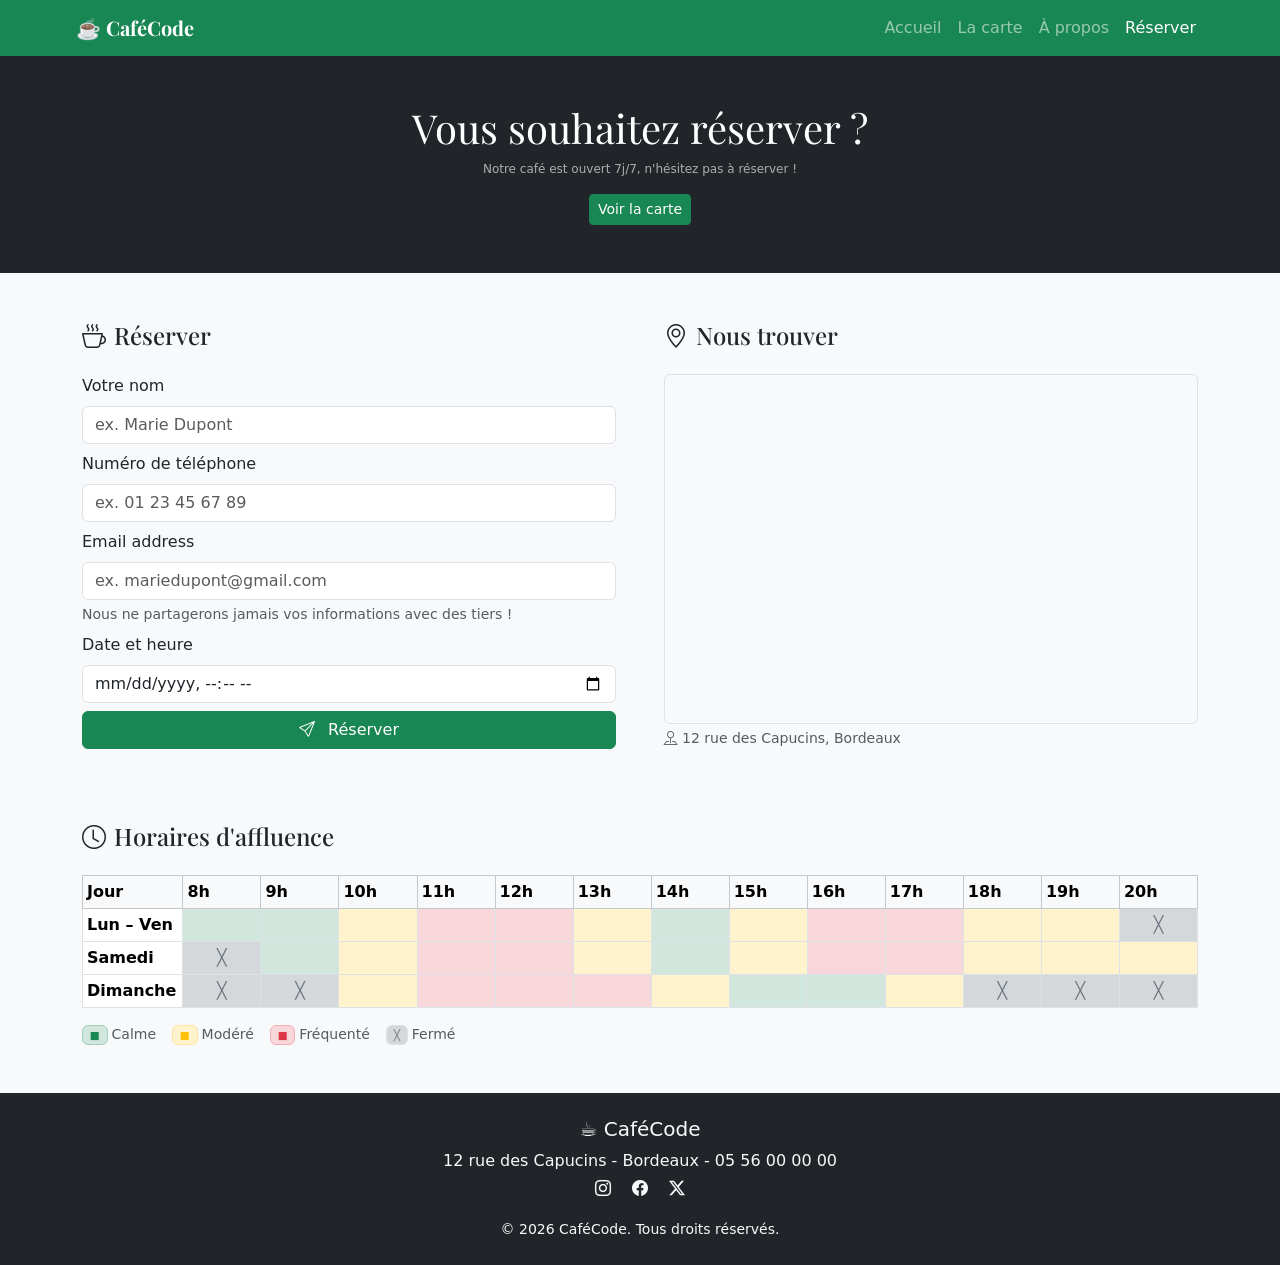
<file: reserver.html>
<!DOCTYPE html>
<html lang="fr">

<head>
    <meta charset="UTF-8">
    <meta name="viewport" content="width=device-width, initial-scale=1.0">
    <title>Réserver - CaféCode</title>
    <link rel="preconnect" href="https://fonts.googleapis.com">
    <link rel="preconnect" href="https://fonts.gstatic.com" crossorigin>
    <link href="https://fonts.googleapis.com/css2?family=Playfair+Display:ital,wght@0,400..900;1,400..900&display=swap"
        rel="stylesheet">
    <link href="https://cdn.jsdelivr.net/npm/bootstrap@5.3.3/dist/css/bootstrap.min.css" rel="stylesheet">
    <link rel="stylesheet" href="https://cdn.jsdelivr.net/npm/bootstrap-icons@1.11.3/font/bootstrap-icons.min.css">
    <link href="style.css" rel="stylesheet">

    <script src="https://cdn.jsdelivr.net/npm/bootstrap@5.3.3/dist/js/bootstrap.bundle.min.js"></script>
  <script src="theme.js"></script>
</head>

<body>
    <nav class="navbar navbar-expand-sm bg-success navbar-dark" style="padding-left: 5%; padding-right: 5%;">
        <!-- fixed-top : pour le fixer sur toute la page, mais dans ce cas, pas besoin -->
        <div class="container-fluid"> <!-- Liste des éléments du header -->
            <span class="navbar-brand" style="font-family: 'Playfair Display'"><b>☕️ CaféCode</b>
            </span>
            <button class="navbar-toggler" type="button" data-bs-toggle="collapse" data-bs-target="#navbarNav"
                aria-controls="navbarNav" aria-expanded="false" aria-label="Toggle navigation">
                <span class="navbar-toggler-icon"></span>
            </button>
            <div class="collapse navbar-collapse" id="navbarNav">
                <ul class="navbar-nav ms-auto"> <!-- Liste d'élément, ms-auto permet d'aligner a droite -->
                    <li class="nav-item">
                        <a class="nav-link" href="index.html">Accueil</a>
                    </li>
                    <li class="nav-item">
                        <a class="nav-link" href="la_carte.html">La carte</a>
                    </li>
                    <li class="nav-item">
                        <a class="nav-link" href="a_propos.html">À propos</a>
                    </li>
                    <li class="nav-item">
                        <a class="nav-link active" href="reserver.html">Réserver</a>
                    </li>
                </ul>
            </div>
        </div>
    </nav>


    <div class="container-fluid bg-dark text-white p-5"> <!-- div du truc noir -->
        <h1 class="text-center" style="font-family: 'Playfair Display'; font-weight: normal;">Vous souhaitez réserver ?
        </h1>
        <p class="text-center" style="font-size: 75%; color: rgb(173, 173, 173);">Notre café est ouvert 7j/7, n'hésitez
            pas à réserver !</p>
        <div class="text-center">
            <a href="la_carte.html" class="btn btn-success btn-sm">Voir la carte</a>
        </div>
    </div>

    <!-- Section page -->
    <section class="py-5 bg-light">
        <div class="container">
            <div class="row g-5">

                <!-- Réserver -->
                <div class="col-md-6">
                    <h4 class="mb-4">
                        <p style="font-family: 'Playfair Display'"><i class="bi bi-cup-hot me-2"></i>Réserver</p>
                    </h4>
                    <form>
                        <div class="mb-2">
                            <label class="form-label">Votre nom</label>
                            <input type="text" class="form-control" placeholder="ex. Marie Dupont">
                        </div>
                        <div class="mb-2">
                            <label class="form-label">Numéro de téléphone</label>
                            <input type="tel" class="form-control" placeholder="ex. 01 23 45 67 89">
                        </div>
                        <div class="mb-2">
                            <label class="form-label">Email address</label>
                            <input type="email" class="form-control" aria-describedby="emailHelp"
                                placeholder="ex. mariedupont@gmail.com">
                            <div id="emailHelp" class="form-text">Nous ne partagerons jamais vos informations avec des
                                tiers !</div>
                        </div>
                        <div class="mb-2">
                            <label class="form-label">Date et heure</label>
                            <input type="datetime-local" class="form-control">
                        </div>
                        <button type="submit" class="btn btn-success w-100">
                            <i class="bi bi-send me-2"></i>
                            Réserver
                        </button>
                    </form>
                </div>

                <!-- Carte OpenStreetMap -->
                <div class="col-md-6">
                    <h4 class="mb-4">
                        <p style="font-family: 'Playfair Display'"><i class="bi bi-geo-alt me-2"></i>Nous trouver</p>
                    </h4>
                    <div class="rounded border overflow-hidden position-relative" style="height: 350px;">
                        <iframe
                            src="https://www.openstreetmap.org/export/embed.html?bbox=-0.5750%2C44.8280%2C-0.5650%2C44.8340&layer=mapnik&marker=44.8312%2C-0.5702"
                            width="100%" height="395" style="border:0; margin-bottom: -45px;" loading="lazy">
                        </iframe>
                    </div>
                    <small class="text-muted mt-1 d-block">
                        <i class="bi bi-pin-map me-1"></i>12 rue des Capucins, Bordeaux
                    </small>
                </div>

                <!-- Horaires d'affluence - pleine largeur -->
                <div class="col-12" style="padding-top: 25px;">
                    <h4 class="mb-4">
                        <p style="font-family: 'Playfair Display'"><i class="bi bi-clock me-2"></i>Horaires
                            d'affluence</p>
                    </h4>

                    <table class="table table-sm table-bordered">
                        <thead class="table-light">
                            <tr>
                                <th scope="col">Jour</th>
                                <th scope="col" style="width:7%">8h</th>
                                <th scope="col" style="width:7%">9h</th>
                                <th scope="col" style="width:7%">10h</th>
                                <th scope="col" style="width:7%">11h</th>
                                <th scope="col" style="width:7%">12h</th>
                                <th scope="col" style="width:7%">13h</th>
                                <th scope="col" style="width:7%">14h</th>
                                <th scope="col" style="width:7%">15h</th>
                                <th scope="col" style="width:7%">16h</th>
                                <th scope="col" style="width:7%">17h</th>
                                <th scope="col" style="width:7%">18h</th>
                                <th scope="col" style="width:7%">19h</th>
                                <th scope="col" style="width:7%">20h</th>
                            </tr>
                        </thead>
                        <tbody>
                            <tr>
                                <th scope="row" class="align-middle text-nowrap">Lun – Ven</th>
                                <td class="bg-success-subtle p-2"></td>
                                <td class="bg-success-subtle p-2"></td>
                                <td class="bg-warning-subtle p-2"></td>
                                <td class="bg-danger-subtle p-2"></td>
                                <td class="bg-danger-subtle p-2"></td>
                                <td class="bg-warning-subtle p-2"></td>
                                <td class="bg-success-subtle p-2"></td>
                                <td class="bg-warning-subtle p-2"></td>
                                <td class="bg-danger-subtle p-2"></td>
                                <td class="bg-danger-subtle p-2"></td>
                                <td class="bg-warning-subtle p-2"></td>
                                <td class="bg-warning-subtle p-2"></td>
                                <td
                                    class="bg-secondary bg-opacity-25 text-secondary text-center fw-bold p-0 align-middle">
                                    ╳</td>
                            </tr>
                            <tr>
                                <th scope="row" class="align-middle">Samedi</th>
                                <td
                                    class="bg-secondary bg-opacity-25 text-secondary text-center fw-bold p-0 align-middle">
                                    ╳</td>
                                <td class="bg-success-subtle p-2"></td>
                                <td class="bg-warning-subtle p-2"></td>
                                <td class="bg-danger-subtle p-2"></td>
                                <td class="bg-danger-subtle p-2"></td>
                                <td class="bg-warning-subtle p-2"></td>
                                <td class="bg-success-subtle p-2"></td>
                                <td class="bg-warning-subtle p-2"></td>
                                <td class="bg-danger-subtle p-2"></td>
                                <td class="bg-danger-subtle p-2"></td>
                                <td class="bg-warning-subtle p-2"></td>
                                <td class="bg-warning-subtle p-2"></td>
                                <td class="bg-warning-subtle p-2"></td>
                            </tr>
                            <tr>
                                <th scope="row" class="align-middle">Dimanche</th>
                                <td
                                    class="bg-secondary bg-opacity-25 text-secondary text-center fw-bold p-0 align-middle">
                                    ╳</td>
                                <td
                                    class="bg-secondary bg-opacity-25 text-secondary text-center fw-bold p-0 align-middle">
                                    ╳</td>
                                <td class="bg-warning-subtle p-2"></td>
                                <td class="bg-danger-subtle p-2"></td>
                                <td class="bg-danger-subtle p-2"></td>
                                <td class="bg-danger-subtle p-2"></td>
                                <td class="bg-warning-subtle p-2"></td>
                                <td class="bg-success-subtle p-2"></td>
                                <td class="bg-success-subtle p-2"></td>
                                <td class="bg-warning-subtle p-2"></td>
                                <td
                                    class="bg-secondary bg-opacity-25 text-secondary text-center fw-bold p-0 align-middle">
                                    ╳</td>
                                <td
                                    class="bg-secondary bg-opacity-25 text-secondary text-center fw-bold p-0 align-middle">
                                    ╳</td>
                                <td
                                    class="bg-secondary bg-opacity-25 text-secondary text-center fw-bold p-0 align-middle">
                                    ╳</td>
                            </tr>
                        </tbody>
                    </table>

                    <!-- Légende -->
                    <div class="d-flex flex-wrap gap-3 small text-muted mt-1">
                        <span><span
                                class="badge bg-success-subtle text-success border border-success-subtle me-1">■</span>Calme</span>
                        <span><span
                                class="badge bg-warning-subtle text-warning border border-warning-subtle me-1">■</span>Modéré</span>
                        <span><span
                                class="badge bg-danger-subtle text-danger border border-danger-subtle me-1">■</span>Fréquenté</span>
                        <span><span
                                class="badge bg-secondary bg-opacity-25 text-secondary border me-1">╳</span>Fermé</span>
                    </div>
                </div>
            </div>
        </div>
    </section>


    <!-- FOOTER -->
    <footer class="bg-dark text-light py-4">
        <div class="container text-center">
            <h5 class="mb-2">☕️ CaféCode</h5>
            <p class="mb-1">
                12 rue des Capucins - Bordeaux - 05 56 00 00 00
            </p>

            <div class="mb-3">
                <a href="#" class="text-light me-3"><i class="bi bi-instagram"></i></a>
                <a href="#" class="text-light me-3"><i class="bi bi-facebook"></i></a>
                <a href="#" class="text-light"><i class="bi bi-twitter-x"></i></a>
            </div>

            <small>© 2026 CaféCode. Tous droits réservés.</small>
        </div>
    </footer>

    <!-- Liste des émoticones : -->
    <link rel="stylesheet" href="https://cdn.jsdelivr.net/npm/bootstrap-icons@1.11.1/font/bootstrap-icons.css">

</body>

</html>
</file>
<file: style.css>
/* --- Variables & Base --- */
body {
    background-color: var(--bs-body-bg, #f7f7f7);
    transition: background-color 0.3s ease, color 0.3s ease;
}

/* Thème Sombre automatique */
[data-bs-theme="dark"] {
    --bs-body-bg: #121820;
    --bs-body-color: #e5e7eb;
}

[data-bs-theme="dark"] body {
    background-color: #121820 !important;
}

[data-bs-theme="dark"] .card {
    background-color: #1a222d !important;
    border-color: #2a3442 !important;
    color: #e5e7eb !important;
}

[data-bs-theme="dark"] .bg-light {
    background-color: #161e28 !important;
}

[data-bs-theme="dark"] .bg-white {
    background-color: #1a222d !important;
}

[data-bs-theme="dark"] .list-group-item {
    background-color: #1a222d !important;
    color: #e5e7eb !important;
    border-color: #2a3442 !important;
}

[data-bs-theme="dark"] .table {
    color: #e5e7eb !important;
    border-color: #2a3442 !important;
}

[data-bs-theme="dark"] .table-light {
    background-color: #222d3d !important;
    color: #f3f4f6 !important;
}

[data-bs-theme="dark"] .form-control {
    background-color: #121820 !important;
    border-color: #2a3442 !important;
    color: #f3f4f6 !important;
}

[data-bs-theme="dark"] .form-control:focus {
    background-color: #121820 !important;
    border-color: #198754 !important;
    color: #ffffff !important;
}

[data-bs-theme="dark"] hr {
    border-color: #2a3442 !important;
    opacity: 0.5;
}
</file>
